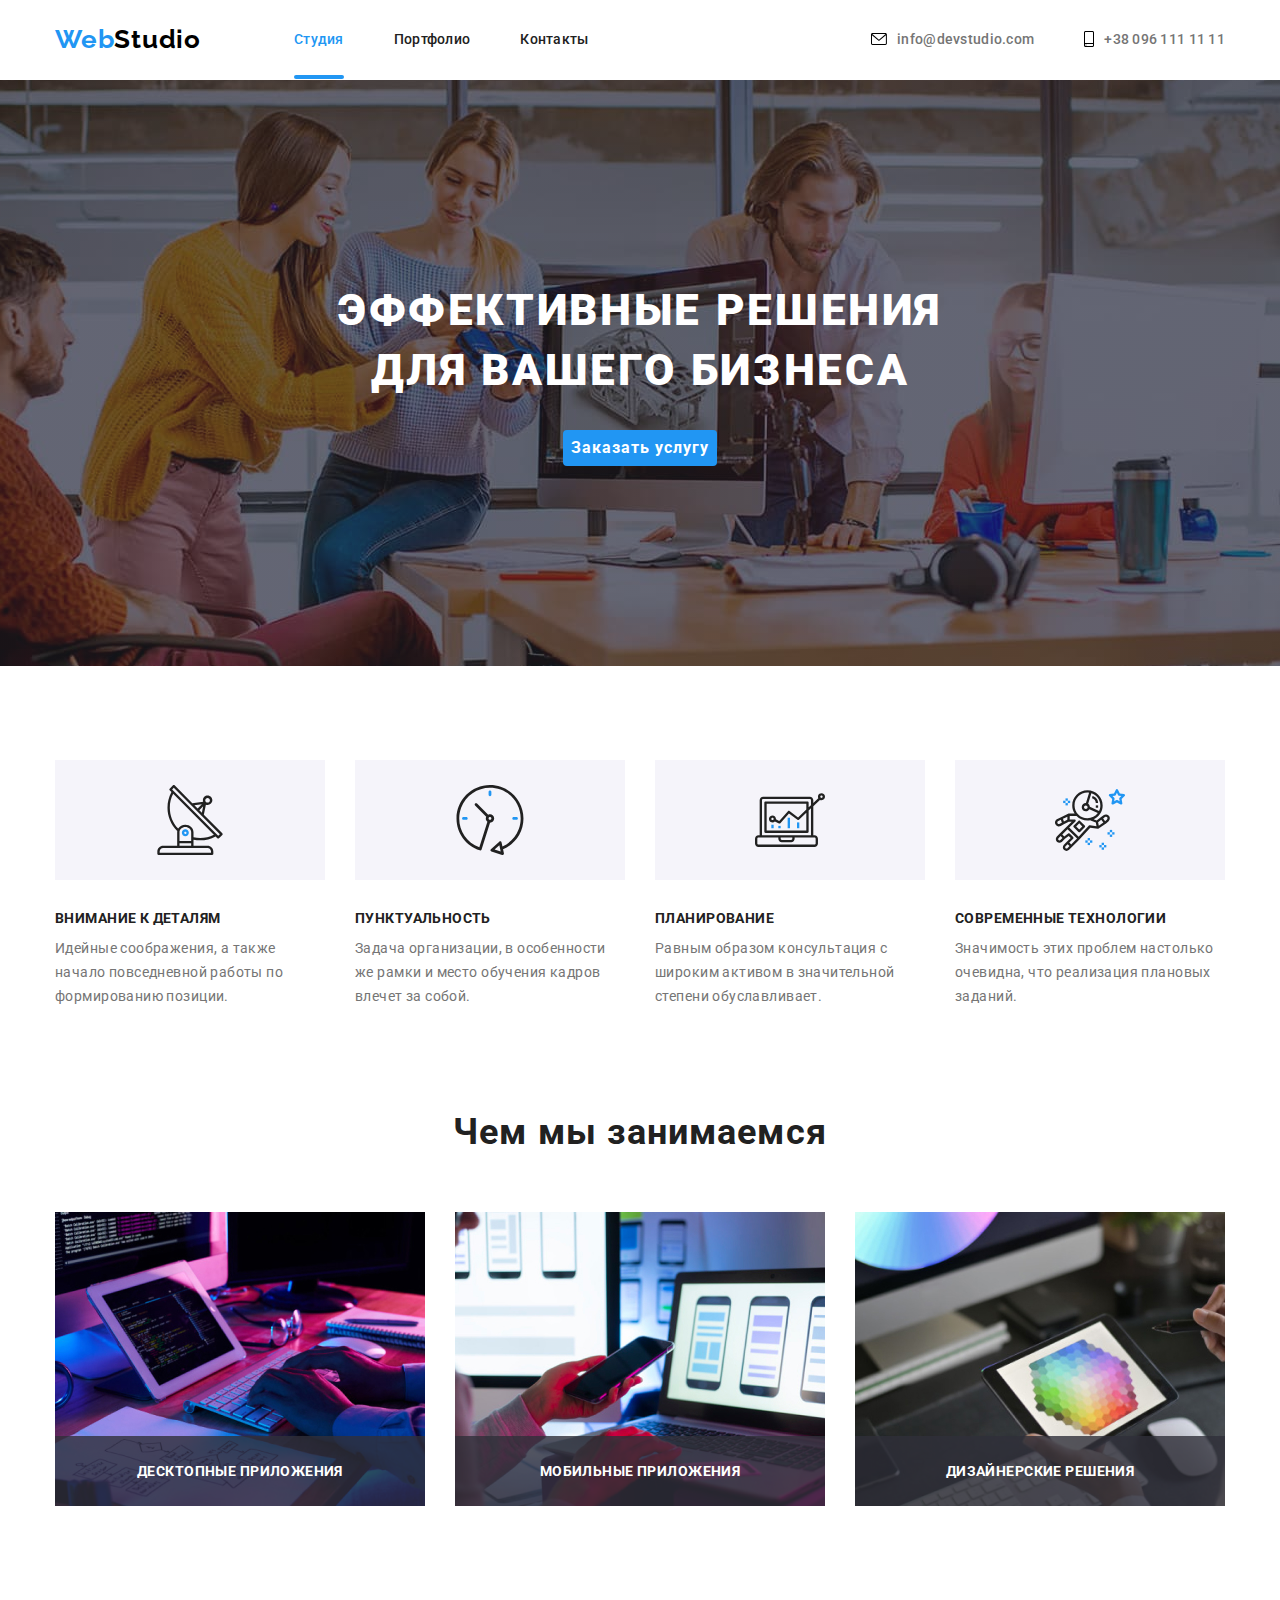
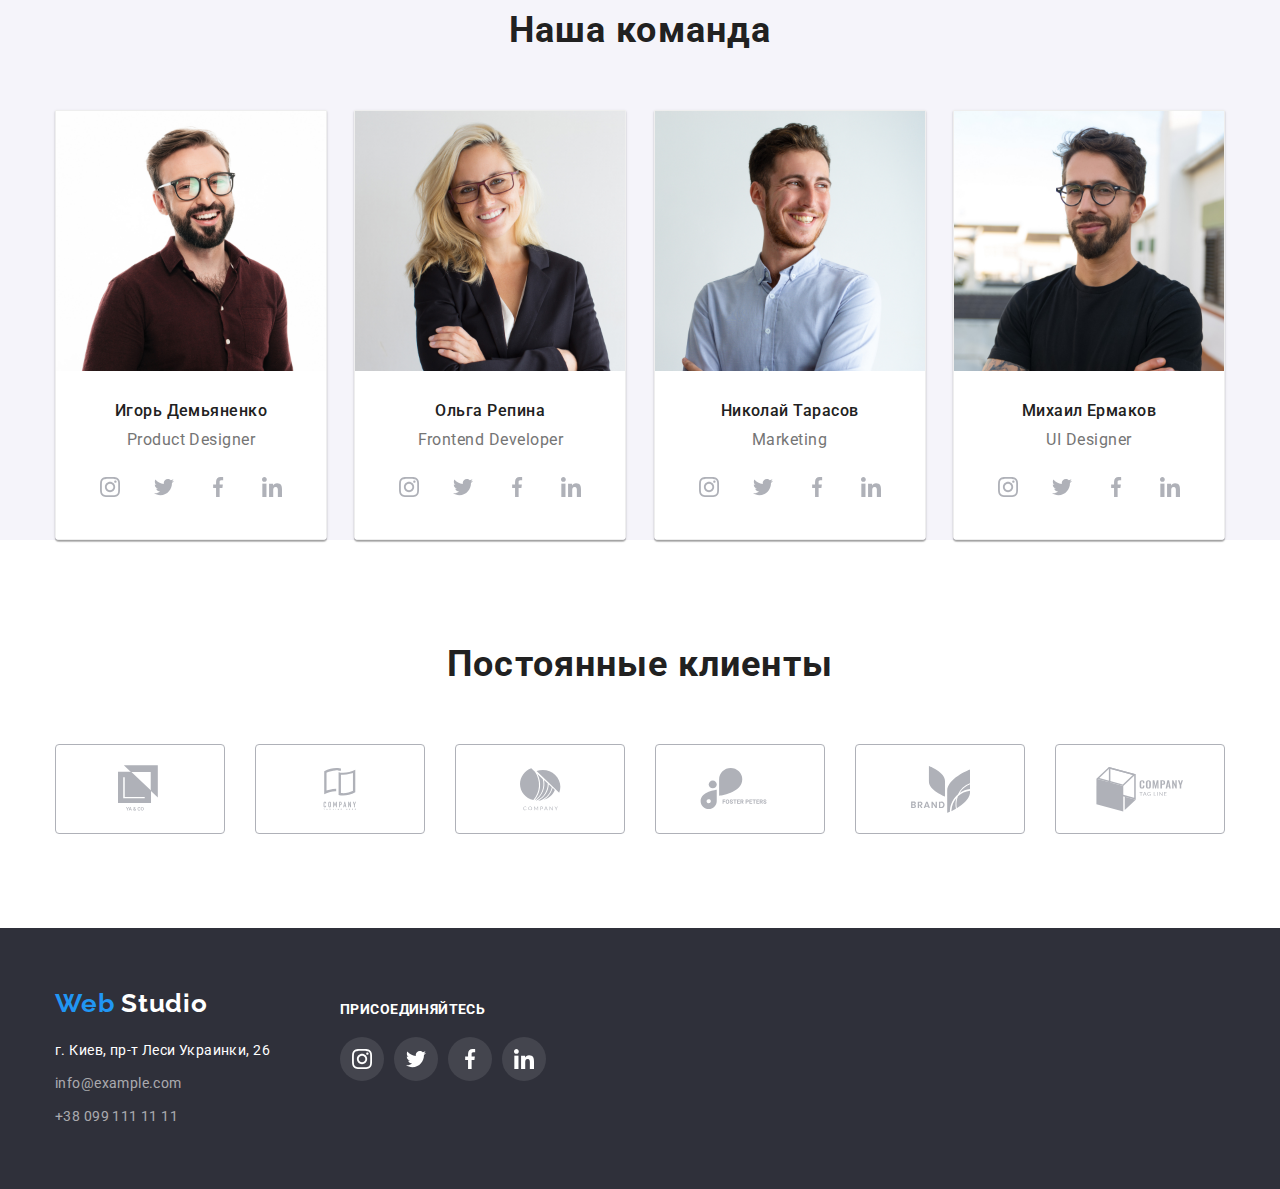
<file: index.html>
<!DOCTYPE html>
<html lang="ru">

<head>
  <meta charset="UTF-8" />
  <meta name="viewport" content="width=device-width, initial-scale=1.0" />
  <title>WebStudio</title>
  <link rel="preconnect" href="https://fonts.gstatic.com">
  <link href="https://fonts.googleapis.com/css2?family=Raleway:wght@700&family=Roboto:wght@400;500;700;900&display=swap"
    rel="stylesheet">
  <link rel="stylesheet" href="https://cdnjs.cloudflare.com/ajax/libs/modern-normalize/1.0.0/modern-normalize.min.css">
  <link rel="stylesheet" href="./css/style.css">
</head>

<body>
  <!-- Шапка -->
  <header class="header section">
    <div class="container">
      <nav class="navigation">
        <a class="logo" href="./index.html"><span class="logo-color">Web</span>Studio</a>
        <ul class="navigation-list">
          <li class="navigation-list-item">
            <a class="navigation-list-link current" href="./index.html">Студия</a>
          </li>
          <li class="navigation-list-item">
            <a class="navigation-list-link" href="portfolio.html">Портфолио</a>
          </li>
          <li class="navigation-list-item">
            <a class="navigation-list-link" href="#">Контакты</a>
          </li>
        </ul>
      </nav>
      <ul class="contact-list">
        <li class="contact-list-item">
          <a class="contact-list-link" href="mailto:info@devstudio.com">
            <svg class="envelop" width="16" height="12">
              <use href="./images/sprite.svg#icon-envelope"></use>
            </svg>
            info@devstudio.com
          </a>
        </li>
        <li>
          <a class=" contact-list-link" href="tel:+380961111111">
            <svg class="phone" width="10" height="16">
              <use href="./images/sprite.svg#icon-smartphone"></use>
            </svg>
            +38 096 111 11 11
          </a>
        </li>
      </ul>
    </div>
  </header>
  <main>

    <!-- Герой -->
    <section class="hero section">
      <div class="container">
        <h1 class="hero-title">Эффективные решения для вашего бизнеса</h1>
        <button class="hero-button" type="button" data-modal-open>Заказать услугу</button>
      </div>
    </section>

    <!-- Особенности -->
    <section class="features section">
      <div class="container">
        <h2 class="visually-hidden">Особенности</h2>
        <ul class="features-list">
          <li class="features-item">
            <div class="features-icon">
              <svg class="icon" width="70" height="70">
                <use href="./images/sprite.svg#icon-antenna"></use>
              </svg>
            </div>
            <h3 class="features-title">Внимание к деталям</h3>
            <p class="features-desc">
              Идейные соображения, а также начало повседневной работы по
              формированию позиции.
            </p>
          </li>
          <li class="features-item">
            <div class="features-icon">
              <svg class="icon" width="70" height="70">
                <use href="./images/sprite.svg#icon-clock"></use>
              </svg>
            </div>
            <h3 class="features-title">Пунктуальность</h3>
            <p class="features-desc">
              Задача организации, в особенности же рамки и место обучения кадров
              влечет за собой.
            </p>
          </li>
          <li class="features-item">
            <div class="features-icon">
              <svg class="icon" width="70" height="70">
                <use href="./images/sprite.svg#icon-diagram"></use>
              </svg>
            </div>
            <h3 class="features-title">Планирование</h3>
            <p class="features-desc">
              Равным образом консультация с широким активом в значительной
              степени обуславливает.
            </p>
          </li>
          <li class="features-item">
            <div class="features-icon">
              <svg class="icon" width="70" height="70">
                <use href="./images/sprite.svg#icon-astronaut"></use>
              </svg>
            </div>
            <h3 class="features-title">Современные технологии</h3>
            <p class="features-desc">
              Значимость этих проблем настолько очевидна, что реализация
              плановых заданий.
            </p>
          </li>
        </ul>
      </div>
    </section>

    <!-- Чем мы занимаемся -->
    <section class="development section">
      <div class="container">
        <h2 class="section-title">Чем мы занимаемся</h2>
        <ul class="development-list">
          <li class="development-item">
            <img class="development-img" src="./images/box-1.jpg" alt="Десктопные приложения" />
            <p class="label">Десктопные приложения</p>
          </li>
          <li class="development-item">
            <img class="development-img" src="./images/box-2.jpg" alt="Мобильные приложения" />
            <p class="label">Мобильные приложения</p>
          </li>
          <li class="development-item">
            <img class="development-img" src="./images/box-3.jpg" alt="Дизайнерские решения" />
            <p class="label">Дизайнерские решения</p>
          </li>
        </ul>
      </div>
    </section>

    <!-- Наша команда -->
    <section class="team">
      <div class="container">
        <h2 class="section-title">Наша команда</h2>
        <ul class="team-list">
          <li class="team-list-item">
            <img class="team-list-img" src="./images/team-1.jpg" alt="фото Игорь Демьяненко" />
            <div class="team-desc">
              <h3 class="team-list-title">Игорь Демьяненко</h3>
              <p class="team-list-desc">Product Designer</p>
              <ul class="social-list">
                <li class="social-list-item">
                  <a class="social-list-link" href="">
                    <svg class="social-list-icon">
                      <use href="./images/sprite.svg#icon-instagram"></use>
                    </svg>
                  </a>
                </li>
                <li class="social-list-item">
                  <a class="social-list-link" href="">
                    <svg class="social-list-icon">
                      <use href="./images/sprite.svg#icon-twitter"></use>
                    </svg>
                  </a>
                </li>
                <li class="social-list-item">
                  <a class="social-list-link" href="">
                    <svg class="social-list-icon">
                      <use href="./images/sprite.svg#icon-facebook"></use>
                    </svg>
                  </a>
                </li>
                <li class="social-list-item">
                  <a class="social-list-link" href="">
                    <svg class="social-list-icon">
                      <use href="./images/sprite.svg#icon-linkedin"></use>
                    </svg>
                  </a>
                </li>
              </ul>
            </div>
          </li>
          <li class="team-list-item">
            <img class="team-list-img" src="./images/team-2.jpg" alt="фото Ольга Репина" />
            <div class="team-desc">
              <h3 class="team-list-title">Ольга Репина</h3>
              <p class="team-list-desc">Frontend Developer</p>
              <ul class="social-list">
                <li class="social-list-item">
                  <a class="social-list-link" href="">
                    <svg class="social-list-icon">
                      <use href="./images/sprite.svg#icon-instagram"></use>
                    </svg>
                  </a>
                </li>
                <li class="social-list-item">
                  <a class="social-list-link" href="">
                    <svg class="social-list-icon">
                      <use href="./images/sprite.svg#icon-twitter"></use>
                    </svg>
                  </a>
                </li>
                <li class="social-list-item">
                  <a class="social-list-link" href="">
                    <svg class="social-list-icon">
                      <use href="./images/sprite.svg#icon-facebook"></use>
                    </svg>
                  </a>
                </li>
                <li class="social-list-item">
                  <a class="social-list-link" href="">
                    <svg class="social-list-icon">
                      <use href="./images/sprite.svg#icon-linkedin"></use>
                    </svg>
                  </a>
                </li>
              </ul>
            </div>
          </li>
          <li class="team-list-item">
            <img class="team-list-img" src="./images/team-3.jpg" alt="фото Николай Тарасов" />
            <div class="team-desc">
              <h3 class="team-list-title">Николай Тарасов</h3>
              <p class="team-list-desc">Marketing</p>
              <ul class="social-list">
                <li class="social-list-item">
                  <a class="social-list-link" href="">
                    <svg class="social-list-icon">
                      <use href="./images/sprite.svg#icon-instagram"></use>
                    </svg>
                  </a>
                </li>
                <li class="social-list-item">
                  <a class="social-list-link" href="">
                    <svg class="social-list-icon">
                      <use href="./images/sprite.svg#icon-twitter"></use>
                    </svg>
                  </a>
                </li>
                <li class="social-list-item">
                  <a class="social-list-link" href="">
                    <svg class="social-list-icon">
                      <use href="./images/sprite.svg#icon-facebook"></use>
                    </svg>
                  </a>
                </li>
                <li class="social-list-item">
                  <a class="social-list-link" href="">
                    <svg class="social-list-icon">
                      <use href="./images/sprite.svg#icon-linkedin"></use>
                    </svg>
                  </a>
                </li>
              </ul>
            </div>
          </li>
          <li class="team-list-item">
            <img class="team-list-img" src="./images/team-4.jpg" alt="фото Михаил Ермаков" />
            <div class="team-desc">
              <h3 class="team-list-title">Михаил Ермаков</h3>
              <p class="team-list-desc">UI Designer</p>
              <ul class="social-list">
                <li class="social-list-item">
                  <a class="social-list-link" href="">
                    <svg class="social-list-icon">
                      <use href="./images/sprite.svg#icon-instagram"></use>
                    </svg>
                  </a>
                </li>
                <li class="social-list-item">
                  <a class="social-list-link" href="">
                    <svg class="social-list-icon">
                      <use href="./images/sprite.svg#icon-twitter"></use>
                    </svg>
                  </a>
                </li>
                <li class="social-list-item">
                  <a class="social-list-link" href="">
                    <svg class="social-list-icon">
                      <use href="./images/sprite.svg#icon-facebook"></use>
                    </svg>
                  </a>
                </li>
                <li class="social-list-item">
                  <a class="social-list-link" href="">
                    <svg class="social-list-icon">
                      <use href="./images/sprite.svg#icon-linkedin"></use>
                    </svg>
                  </a>
                </li>
              </ul>
            </div>
          </li>
        </ul>
      </div>
    </section>

    <!-- Постоянный клиенты -->
    <section class="customers section">
      <div class="container">
        <h2 class="section-title">Постоянные клиенты</h2>
        <ul class="customers-list">
          <li class="customers-list-item">
            <a class="customers-list-link" href="">
              <svg class="customers-icon" width="44" height="49">
                <use href="./images/sprite.svg#icon-logoone"></use>
              </svg>
            </a>
          </li>
          <li class="customers-list-item">
            <a class="customers-list-link" href="">
              <svg class="customers-icon" width="40" height="42">
                <use href="./images/sprite.svg#icon-logotwo"></use>
              </svg>
            </a>
          </li>
          <li class="customers-list-item">
            <a class="customers-list-link" href="">
              <svg class="customers-icon" width="41" height="43">
                <use href="./images/sprite.svg#icon-logothree"></use>
              </svg>
            </a>
          </li>
          <li class="customers-list-item">
            <a class="customers-list-link" href="">
              <svg class="customers-icon" width="80" height="42">
                <use href="./images/sprite.svg#icon-logofour"></use>
              </svg>
            </a>
          </li>
          <li class="customers-list-item">
            <a class="customers-list-link" href="">
              <svg class="customers-icon" width="59" height="47">
                <use href="./images/sprite.svg#icon-logofive"></use>
              </svg>
            </a>
          </li>
          <li class="customers-list-item">
            <a class="customers-list-link" href="">
              <svg class="customers-icon" width="88" height="45">
                <use href="./images/sprite.svg#icon-logosix"></use>
              </svg>
            </a>
          </li>
        </ul>
      </div>
    </section>
  </main>
  <!-- Футер -->
  <footer class="footer">
    <div class="container">
      <div class="address">

        <a class="logo" href="./index.html">
          <span class="logo-color">Web</span>
          <span class="logo-color-footer">Studio</span>
        </a>
        <address>
          <ul class="footer-contact">
            <li class="footer-contact-list">
              <a class="footer-contact-link addr" href="https://goo.gl/maps/dvo8h2LJfjRiSJft5" target="_blank">г. Киев,
                пр-т
                Леси
                Украинки, 26</a>
            </li>
            <li class="footer-contact-list">
              <a class="footer-contact-link" href="mailto:info@example.com">info@example.com</a>
            </li>
            <li class="footer-contact-list">
              <a class="footer-contact-link" href="tel:+380991111111">+38 099 111 11 11</a>
            </li>
          </ul>
        </address>
      </div>
      <div class="social">
        <strong class="join">присоединяйтесь</strong>

        <ul class="social-list">
          <li class="social-list-item">
            <a class="social-list-link" href="">
              <svg class="social-list-icon">
                <use href="./images/sprite.svg#icon-instagram"></use>
              </svg>
            </a>
          </li>
          <li class="social-list-item">
            <a class="social-list-link" href="">
              <svg class="social-list-icon">
                <use href="./images/sprite.svg#icon-twitter"></use>
              </svg>
            </a>
          </li>
          <li class="social-list-item">
            <a class="social-list-link" href="">
              <svg class="social-list-icon">
                <use href="./images/sprite.svg#icon-facebook"></use>
              </svg>
            </a>
          </li>
          <li class="social-list-item">
            <a class="social-list-link" href="">
              <svg class="social-list-icon">
                <use href="./images/sprite.svg#icon-linkedin"></use>
              </svg>
            </a>
          </li>
        </ul>
      </div>
    </div>

  </footer>

  <div class="backdrop  is-hidden" data-modal>
    <div class="modal">
      <button type="button" class="close-button" data-modal-close>
        <svg class="close-modal-button">
          <use href="./images/sprite.svg#icon-close"></use>
        </svg>
      </button>
    </div>
  </div>

  <script src="./js/modal.js"></script>
</body>

</html>
</file>
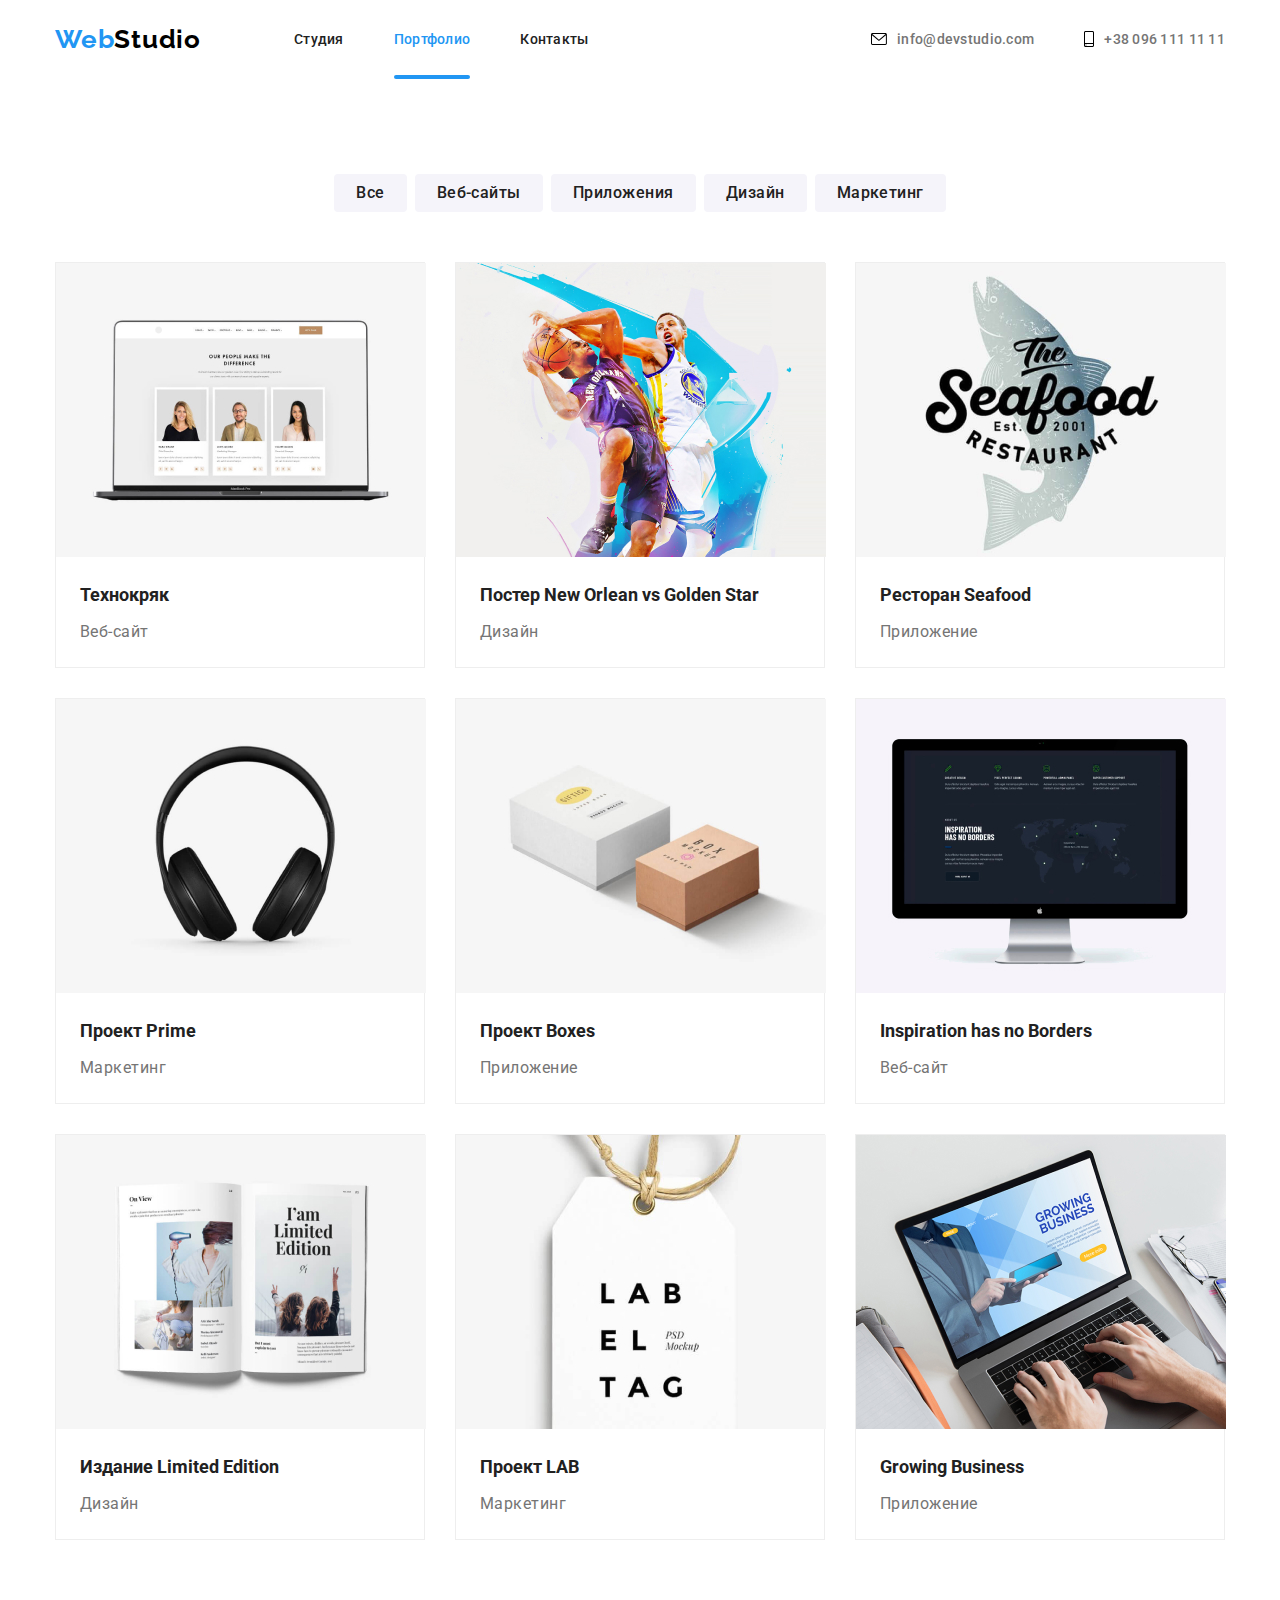
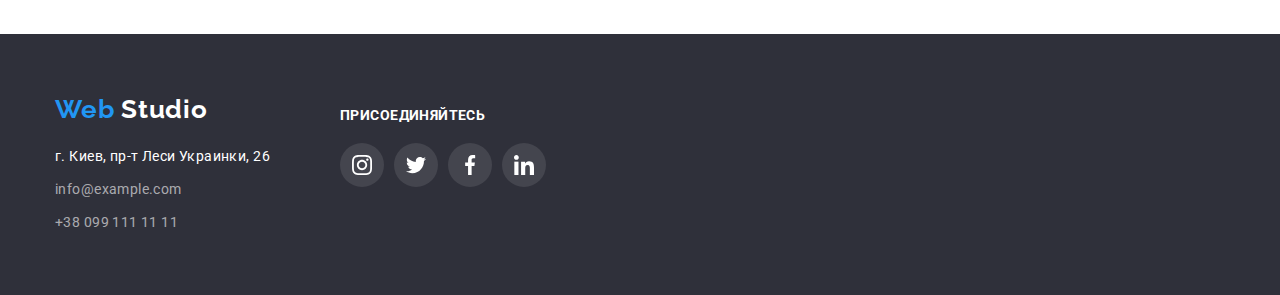
<file: portfolio.html>
<!DOCTYPE html>
<html lang="ru">

<head>
    <meta charset="UTF-8" />
    <meta name="viewport" content="width=device-width, initial-scale=1.0" />
    <title>WebStudio</title>
    <link rel="preconnect" href="https://fonts.gstatic.com">
    <link
        href="https://fonts.googleapis.com/css2?family=Raleway:wght@700&family=Roboto:wght@400;500;700;900&display=swap"
        rel="stylesheet">
    <link rel="stylesheet"
        href="https://cdnjs.cloudflare.com/ajax/libs/modern-normalize/1.0.0/modern-normalize.min.css">
    <link rel="stylesheet" href="./css/style.css">
</head>

<body>
    <!-- Шапка -->
    <header class="header">
        <div class="container">
            <nav class="navigation">
                <a class="logo" href="./index.html"><span class="logo-color">Web</span>Studio</a>
                <ul class="navigation-list">
                    <li class="navigation-list-item">
                        <a class="navigation-list-link" href="./index.html">Студия</a>
                    </li>
                    <li class="navigation-list-item">
                        <a class="navigation-list-link current" href="portfolio.html">Портфолио</a>
                    </li>
                    <li class="navigation-list-item">
                        <a class="navigation-list-link" href="#">Контакты</a>
                    </li>
                </ul>
            </nav>
            <ul class="contact-list">
                <li class="contact-list-item">
                    <a class="contact-list-link" href="mailto:info@devstudio.com">
                        <svg class="envelop" width="16" height="12">
                            <use href="./images/sprite.svg#icon-envelope"></use>
                        </svg>
                        info@devstudio.com
                    </a>
                </li>
                <li>
                    <a class="contact-list-link" href="tel:+380961111111">
                        <svg class="phone" width="10" height="16">
                            <use href="./images/sprite.svg#icon-smartphone"></use>
                        </svg>
                        +38 096 111 11 11
                    </a>
                </li>
            </ul>
        </div>
    </header>
    <main>
        <!-- Портфолио -->
        <section class="portfolio section">
            <div class="container">
                <h1 class="visually-hidden">Портфолио</h1>
                <!-- Список фильтров -->
                <ul class="button-list">
                    <li class="button-list-item">
                        <button class="button" type="button">Все</button>
                    </li>
                    <li class="button-list-item">
                        <button class="button" type="button">Веб-сайты</button>
                    </li>
                    <li class="button-list-item">
                        <button class="button" type="button">Приложения</button>
                    </li>
                    <li class="button-list-item">
                        <button class="button" type="button">Дизайн</button>
                    </li>
                    <li class="button-list-item">
                        <button class="button" type="button">Маркетинг</button>
                    </li>
                </ul>
                <!-- Список робот -->
                <ul class="portfolio-list">
                    <li class="portfolio-list-item">
                        <a class="portfolio-link" href="#">
                            <div class="portfolio-link-img-wrapper">
                                <img class="portfolio-link-img" src="./images/portfolio/technocrack.jpg"
                                    alt="Фото веб-сайта Технокряк">
                                <p class="overlay">Технокряк это современная площадка распространения коронавируса.
                                    Компании
                                    используют эту
                                    платформу для цифрового
                                    шпионажа и атак на защищённые сервера конкурентов.</p>
                            </div>
                            <div class="portfolio-desc">
                                <h2 class="portfolio-link-title">Технокряк</h2>
                                <p class="portfolio-link-desc">Веб-сайт</p>
                            </div>
                        </a>
                    </li>
                    <li class="portfolio-list-item">
                        <a class="portfolio-link" href="#">
                            <div class="portfolio-link-img-wrapper">
                                <img class="portfolio-link-img" src="./images/portfolio/poster-basket.jpg"
                                    alt="Дизайн постера New Orlean vs Golden Star">
                                <p class="overlay">Lorem ipsum dolor sit amet consectetur, adipisicing elit. Ducimus,
                                    nemo!</p>
                            </div>
                            <div class="portfolio-desc">
                                <h2 class="portfolio-link-title">Постер New Orlean vs Golden Star</h2>
                                <p class="portfolio-link-desc">Дизайн</p>
                            </div>
                        </a>
                    </li>
                    <li class="portfolio-list-item">
                        <a class="portfolio-link" href="#">
                            <div class="portfolio-link-img-wrapper">

                                <img class="portfolio-link-img" src="./images/portfolio/restaurant-seafood.jpg"
                                    alt="Фото приложения Seafood">
                                <p class="overlay">Lorem ipsum dolor sit amet consectetur, adipisicing elit. Ducimus,
                                    nemo!</p>
                            </div>
                            <div class="portfolio-desc">
                                <h2 class="portfolio-link-title">Ресторан Seafood</h2>
                                <p class="portfolio-link-desc">Приложение</p>
                            </div>
                        </a>
                    </li>
                    <li class="portfolio-list-item">
                        <a class="portfolio-link" href="#">
                            <div class="portfolio-link-img-wrapper">

                                <img class="portfolio-link-img" src="./images/portfolio/project-prime.jpg"
                                    alt="Фото проекта Prime">
                                <p class="overlay">Lorem ipsum dolor sit amet consectetur, adipisicing elit. Ducimus,
                                    nemo!</p>
                            </div>
                            <div class="portfolio-desc">
                                <h2 class="portfolio-link-title">Проект Prime</h2>
                                <p class="portfolio-link-desc">Маркетинг</p>
                            </div>
                        </a>
                    </li>
                    <li class="portfolio-list-item">
                        <a class="portfolio-link" href="#">
                            <div class="portfolio-link-img-wrapper">

                                <img class="portfolio-link-img" src="./images/portfolio/projecy-boxes.jpg"
                                    alt="Фото приложения Boxes">
                                <p class="overlay">Lorem ipsum dolor sit amet consectetur, adipisicing elit. Ducimus,
                                    nemo!</p>
                            </div>
                            <div class="portfolio-desc">
                                <h2 class="portfolio-link-title">Проект Boxes</h2>
                                <p class="portfolio-link-desc">Приложение</p>
                            </div>
                        </a>
                    </li>
                    <li class="portfolio-list-item">
                        <a class="portfolio-link" href="#">
                            <div class="portfolio-link-img-wrapper">

                                <img class="portfolio-link-img" src="./images/portfolio/inspiration-has-no-borders.jpg"
                                    alt="Фото веб-сайта Inspiration has no Borders">
                                <p class="overlay">Lorem ipsum dolor sit amet consectetur, adipisicing elit. Ducimus,
                                    nemo!</p>
                            </div>
                            <div class="portfolio-desc">
                                <h2 class="portfolio-link-title">Inspiration has no Borders</h2>
                                <p class="portfolio-link-desc">Веб-сайт</p>
                            </div>
                        </a>
                    </li>
                    <li class="portfolio-list-item">
                        <a class="portfolio-link" href="#">
                            <div class="portfolio-link-img-wrapper">

                                <img class="portfolio-link-img" src="./images/portfolio/limited-editoin.jpg"
                                    alt="Фото дизайна издания Limited Edition">
                                <p class="overlay">Lorem ipsum dolor sit amet consectetur, adipisicing elit. Ducimus,
                                    nemo!</p>
                            </div>
                            <div class="portfolio-desc">
                                <h2 class="portfolio-link-title">Издание Limited Edition</h2>
                                <p class="portfolio-link-desc">Дизайн</p>
                            </div>
                        </a>
                    </li>
                    <li class="portfolio-list-item">
                        <a class="portfolio-link" href="#">
                            <div class="portfolio-link-img-wrapper">

                                <img class="portfolio-link-img" src="./images/portfolio/project-lab.jpg"
                                    alt="Фото проекта LAB">
                                <p class="overlay">Lorem ipsum dolor sit amet consectetur, adipisicing elit. Ducimus,
                                    nemo!</p>
                            </div>
                            <div class="portfolio-desc">
                                <h2 class="portfolio-link-title">Проект LAB</h2>
                                <p class="portfolio-link-desc">Маркетинг</p>
                            </div>
                        </a>
                    </li>
                    <li class="portfolio-list-item">
                        <a class="portfolio-link" href="#">
                            <div class="portfolio-link-img-wrapper">

                                <img class="portfolio-link-img" src="./images/portfolio/growing-busibess.jpg"
                                    alt="Фото приложения Growing Business">
                                <p class="overlay">Lorem ipsum dolor sit amet consectetur, adipisicing elit. Ducimus,
                                    nemo!</p>
                            </div>
                            <div class="portfolio-desc">
                                <h2 class="portfolio-link-title">Growing Business</h2>
                                <p class="portfolio-link-desc">Приложение</p>
                            </div>
                        </a>
                    </li>
                </ul>
            </div>
        </section>

    </main>
    <!-- Футер -->
    <footer class="footer">
        <div class="container">
            <div class="address">

                <a class="logo" href="./index.html">
                    <span class="logo-color">Web</span>
                    <span class="logo-color-footer">Studio</span>
                </a>
                <address>
                    <ul class="footer-contact">
                        <li class="footer-contact-list">
                            <a class="footer-contact-link addr" href="https://goo.gl/maps/dvo8h2LJfjRiSJft5"
                                target="_blank">г. Киев,
                                пр-т
                                Леси
                                Украинки, 26</a>
                        </li>
                        <li class="footer-contact-list">
                            <a class="footer-contact-link" href="mailto:info@example.com">info@example.com</a>
                        </li>
                        <li class="footer-contact-list">
                            <a class="footer-contact-link" href="tel:+380991111111">+38 099 111 11 11</a>
                        </li>
                    </ul>
                </address>
            </div>
            <div class="social">
                <strong class="join">присоединяйтесь</strong>

                <ul class="social-list">
                    <li class="social-list-item">
                        <a class="social-list-link" href="">
                            <svg class="social-list-icon">
                                <use href="./images/sprite.svg#icon-instagram"></use>
                            </svg>
                        </a>
                    </li>
                    <li class="social-list-item">
                        <a class="social-list-link" href="">
                            <svg class="social-list-icon">
                                <use href="./images/sprite.svg#icon-twitter"></use>
                            </svg>
                        </a>
                    </li>
                    <li class="social-list-item">
                        <a class="social-list-link" href="">
                            <svg class="social-list-icon">
                                <use href="./images/sprite.svg#icon-facebook"></use>
                            </svg>
                        </a>
                    </li>
                    <li class="social-list-item">
                        <a class="social-list-link" href="">
                            <svg class="social-list-icon">
                                <use href="./images/sprite.svg#icon-linkedin"></use>
                            </svg>
                        </a>
                    </li>
                </ul>
            </div>
        </div>

    </footer>
</body>

</html>
</file>
<file: css/style.css>
:root {
  --main-font: "Roboto", sans-serif;
  --logo-font: "Raleway", sans-serif;
  --accent-color: #2196f3;
  --main-color: #757575;
  --title-color: #212121;
  --hero-title-color: #ffffff;
  --first-logo-color: #000000;
  --secondary-logo-color: #ffffff;
  --footer-addr-color: #ffffff;
  --footer-contact-color: rgba(255, 255, 255, 0.6);
  --footer-background-color: #2f303a;
  --white: #ffffff;
  --main-background-color: #e5e5e5;
  --secondary-background-color: #f5f4fa;
  --border-color: #eeeeee;
}

/* ==================== INDEX.HTML ==================== */

/* ========== GENERAL STYLES ========== */
body {
  font-family: var(--main-font);
  /* margin: 0 auto;
  max-width: 1600px; */
}

a {
  text-decoration: none;
}

ul {
  list-style: none;
  margin: 0;
  padding: 0;
}

address {
  font-style: normal;
}

h1,
h2,
h3,
h4,
h5,
h6 {
  margin: 0;
}

p {
  margin: 0;
}

img {
  display: block;
}

.section-title {
  font-weight: 700;
  font-size: 36px;
  line-height: 1.667;
  text-align: center;
  letter-spacing: 0.03em;
  color: var(--title-color);
}

.container {
  width: 1200px;
  margin: 0 auto;
  padding: 0 15px;
}

.section {
  max-width: 1600px;
  margin: 0 auto;
  padding-top: 94px;
  padding-bottom: 94px;
}
/* ========== HEADER ========== */

.header {
  padding-top: 24px;
  padding-bottom: 25px;
}

.header .logo {
  margin-right: 93px;
}

.navigation-list-item:not(:last-child) {
  margin-right: 50px;
}

.contact-list {
  margin-left: auto;
}

.contact-list-item:not(:last-child) {
  margin-right: 50px;
}

.header .container {
  display: flex;
  align-items: center;
}

.navigation {
  display: flex;
  align-items: center;
}

.navigation-list {
  display: flex;
}

.navigation-list-item {
  position: relative;
}

.navigation-list-link.current::after {
  opacity: 1;
}

.navigation-list-link::after {
  position: absolute;
  top: 45px;
  left: 0;
  bottom: -1px;
  width: 100%;
  content: "";
  border-bottom: 4px solid #2196f3;
  border-radius: 2px;
  opacity: 0;
  transition: opacity 250ms cubic-bezier(0.4, 0, 0.2, 1);
}

.navigation-list-link:hover::after,
.navigation-list-link:focus::after {
  opacity: 1;
}

.contact-list {
  display: flex;
}

.header .current {
  color: var(--accent-color);
}

.logo {
  font-family: var(--logo-font);
  font-weight: 700;
  font-size: 26px;
  line-height: 1.192;
  letter-spacing: 0.03em;
  color: var(--first-logo-color);
}

.logo .logo-color {
  color: var(--accent-color);
}

.navigation-list-link {
  font-weight: 500;
  font-size: 14px;
  line-height: 1.143;
  letter-spacing: 0.02em;
  color: var(--title-color);

  transition: color 250ms cubic-bezier(0.4, 0, 0.2, 1);
}

.navigation-list-link:hover,
.navigation-list-link:focus {
  color: var(--accent-color);
}

.contact-list-link {
  display: flex;
  align-items: center;
  font-weight: 500;
  font-size: 14px;
  line-height: 1.143;
  letter-spacing: 0.02em;
  color: var(--main-color);

  transition: color 250ms cubic-bezier(0.4, 0, 0.2, 1);
}

.contact-list-link:hover .envelop,
.contact-list-link:focus .envelop,
.contact-list-link:hover .phone,
.contact-list-link:focus .phone {
  fill: var(--accent-color);
}

.envelop,
.phone {
  margin-right: 10px;
  transition: fill 250ms cubic-bezier(0.4, 0, 0.2, 1);
}

.contact-list-link:hover,
.contact-list-link:focus {
  color: var(--accent-color);
}

/* ========== HERO ========== */
.hero {
  padding-top: 200px;
  padding-bottom: 200px;
  background-color: var(--footer-background-color);
  background-image: linear-gradient(
      rgba(47, 48, 58, 0.4),
      rgba(47, 48, 58, 0.4)
    ),
    url("../images/hero.jpg");
  background-repeat: no-repeat;
  background-position: center;
}

.hero-title {
  margin: 0 auto 30px;
  width: 696px;
  font-weight: 900;
  font-size: 44px;
  line-height: 1.364;
  text-align: center;
  letter-spacing: 0.06em;
  text-transform: uppercase;
  color: var(--hero-title-color);
}

.hero .hero-button {
  display: block;
  margin: 0 auto;
  border-color: transparent;
  border-radius: 4px;
  cursor: pointer;
}

.hero-button {
  font-weight: 700;
  font-size: 16px;
  line-height: 1.875;
  letter-spacing: 0.06em;
  color: var(--hero-title-color);
  background-color: var(--accent-color);
}

/* ========== FEATURES ========== */

.features-icon {
  display: flex;
  width: 270px;
  height: 120px;
  justify-content: center;
  align-items: center;
  margin-bottom: 30px;

  background-color: var(--secondary-background-color);
}

.features .features-list {
  display: flex;
}

.features-item:not(:last-child) {
  margin-right: 30px;
  max-width: 270px;
}

.features-title {
  margin-bottom: 10px;
}

.visually-hidden {
  position: absolute;
  width: 1px;
  height: 1px;
  margin: -1px;
  border: 0;
  padding: 0;

  white-space: nowrap;
  clip-path: inset(100%);
  clip: rect(0 0 0 0);
  overflow: hidden;
}
.features-title {
  font-weight: 700;
  font-size: 14px;
  line-height: 1.143;
  letter-spacing: 0.03em;
  text-transform: uppercase;
  color: var(--title-color);
}
.features-desc {
  font-weight: normal;
  font-size: 14px;
  line-height: 1.715;
  letter-spacing: 0.03em;
  color: var(--main-color);
}

/* ========== DEVELOPMENT ========== */

.development .section-title {
  margin-bottom: 50px;
}

.development.section {
  padding-top: 0px;
}

.development-list {
  display: flex;
  justify-content: space-between;
}

.development-img {
  width: 370px;
  height: 294px;
}

.label {
  position: absolute;
  bottom: 0;
  width: 100%;

  padding-top: 27px;
  padding-right: 82px;
  padding-bottom: 27px;
  padding-left: 82px;

  font-style: normal;
  font-weight: 700;
  font-size: 14px;
  line-height: 1.143;
  text-align: center;
  letter-spacing: 0.03em;
  text-transform: uppercase;
  color: #ffffff;
  background: rgba(47, 48, 58, 0.8);
}

.development-item {
  position: relative;
}

/* ========== TEAM ========== */
.team-desc .social-list {
  display: flex;
  justify-content: space-between;
  padding-left: 32px;
  padding-right: 32px;
  padding-top: 16px;
}

.social-list-link {
  display: flex;
  align-items: center;
  justify-content: center;
  width: 44px;
  height: 44px;
  background-color: #fff;
  border-radius: 50%;

  transition: background-color 250ms cubic-bezier(0.4, 0, 0.2, 1);
}

.social-list-icon {
  width: 20px;
  height: 20px;
  fill: #afb1b8;

  transition: fill 250ms cubic-bezier(0.4, 0, 0.2, 1);
}

.social-list-link:hover,
.social-list-link:focus {
  background-color: var(--accent-color);
}

.social-list-link:hover .social-list-icon,
.social-list-link:focus .social-list-icon {
  fill: #ffffff;
}

.team {
  background-color: var(--secondary-background-color);
}

.team .section-title {
  margin-bottom: 50px;
}

.team .team-list {
  display: flex;
  justify-content: space-between;
}
.team-list-item {
  border: 1px solid #eeeeee;
  box-shadow: 0px 1px 3px rgba(0, 0, 0, 0.12), 0px 1px 1px rgba(0, 0, 0, 0.14),
    0px 2px 1px rgba(0, 0, 0, 0.2);
  border-radius: 0px 0px 4px 4px;
}

.team-list-img {
  width: 270px;
  height: 260px;
}

.team-desc {
  background-color: #ffffff;
  text-align: center;
  padding-top: 30px;
  padding-bottom: 30px;
}

.team-list-title {
  margin-bottom: 10px;

  font-weight: 500;
  font-size: 16px;
  line-height: 1.188;
  letter-spacing: 0.03em;
  color: var(--title-color);
}

.team-list-desc {
  font-weight: 400;
  font-size: 16px;
  line-height: 1.188;
  letter-spacing: 0.03em;
  color: var(--main-color);
}

/* ========== CUSTOMERS ========== */

.customers-icon {
  fill: #afb1b8;
}

.customers .container {
  text-align: center;
}

.customers .section-title {
  margin-bottom: 50px;
}

.customers-list {
  display: flex;
  justify-content: space-between;
}

.customers-list-item {
  width: 170px;
  height: 90px;
}

.customers-list-link {
  display: flex;
  justify-content: center;
  align-items: center;
  height: 90px;

  border: 1px solid #afb1b8;
  border-radius: 4px;

  transition: all 250ms cubic-bezier(0.4, 0, 0.2, 1);
}

.customers-list-link:hover .customers-icon,
.customers-list-link:focus .customers-icon {
  fill: var(--accent-color);
}

.customers-list-link:hover {
  border: 1px solid #2196f3;
}

/* ========== FOOTER ========== */
.footer .container {
  display: flex;
}

.footer .address {
  display: block;
}

.footer .social-list {
  display: flex;
  justify-content: center;
  align-items: center;
}

.footer .social-list-item:not(:last-child) {
  margin-right: 10px;
}

.footer .social-list-link {
  background-color: rgba(255, 255, 255, 0.1);
}

.footer .social-list-link:hover,
.footer .social-list-link:focus {
  background-color: var(--accent-color);
}

.footer .social-list-icon {
  fill: #fff;
}

.footer .social {
  margin-left: 70px;
  margin-top: 12px;
}

.join {
  display: inline-block;
  font-style: normal;
  font-weight: 700;
  font-size: 14px;
  line-height: 1.143;
  letter-spacing: 0.03em;
  text-transform: uppercase;
  color: var(--white);
  margin-bottom: 20px;
}

.footer {
  padding-top: 60px;
  padding-bottom: 60px;
}

.footer .logo {
  display: block;
  margin-bottom: 20px;
}

.footer-contact-list:not(:last-child) {
  margin-bottom: 9px;
}

.logo .logo-color-footer {
  color: var(--secondary-logo-color);
}

.footer-contact-link {
  font-weight: 400;
  font-size: 14px;
  line-height: 1.714;
  letter-spacing: 0.03em;
  color: var(--footer-contact-color);

  transition: color 250ms cubic-bezier(0.4, 0, 0.2, 1);
}

.footer-contact-link.addr {
  color: var(--footer-addr-color);
}

.footer {
  background-color: var(--footer-background-color);
}

.footer-contact-link:hover,
.footer-contact-link:focus {
  color: var(--accent-color);
}

/* ==================== PORTFOLIO.HTML ==================== */

/* ========== FILTERS ========== */

.button-list {
  display: flex;
  justify-content: center;
  margin-bottom: 50px;
}

.button-list-item:not(:last-child) {
  margin-right: 8px;
}

.button {
  padding-top: 6px;
  padding-right: 22px;
  padding-bottom: 6px;
  padding-left: 22px;

  border-radius: 4px;
  border: none;

  font-family: inherit;
  font-weight: 500;
  font-size: 16px;
  line-height: 1.625;
  text-align: center;
  letter-spacing: 0.03em;
  color: var(--title-color);

  background-color: var(--secondary-background-color);
  transition: all 250ms cubic-bezier(0.4, 0, 0.2, 1);
}

.button:hover,
.button:focus {
  color: var(--white);
  background-color: var(--accent-color);
  border-radius: 4px;
}

/* ========== PORTFOLIO LIST ========== */
.portfolio-list {
  display: flex;
  flex-wrap: wrap;
}

.portfolio-list-item:not(:nth-child(3n + 3)) {
  margin-right: 30px;
}

.portfolio-list-item:not(:nth-last-child(-n + 3)) {
  margin-bottom: 30px;
}

.portfolio-list-item {
  border: 1px solid #eeeeee;
  max-width: 370px;
}

.portfolio-link {
  display: block;
  width: 370px;
}

.portfolio-link:hover,
.portfolio-link:focus {
  box-shadow: 0px 1px 1px rgba(0, 0, 0, 0.12), 0px 4px 4px rgba(0, 0, 0, 0.06),
    1px 4px 6px rgba(0, 0, 0, 0.16);
}

.portfolio-desc {
  width: 370px;
  padding-top: 20px;
  padding-right: 24px;
  padding-bottom: 20px;
  padding-left: 24px;
}

.portfolio-link-img {
  width: 370px;
  height: 294px;
}
.portfolio-link-title {
  margin-bottom: 4px;

  font-weight: 700;
  font-size: 18px;
  line-height: 2;
  color: var(--title-color);
}

.portfolio-link-desc {
  font-weight: 400;
  font-size: 16px;
  line-height: 1.875;
  letter-spacing: 0.03em;
  color: var(--main-color);
}

.overlay {
  position: absolute;
  top: 0;
  left: 0;
  width: 100%;
  height: 100%;
  color: #ffffff;
  padding-top: 63px;
  padding-right: 24px;
  padding-bottom: 63px;
  padding-left: 24px;
  font-style: normal;
  font-weight: 400;
  font-size: 18px;
  line-height: 1.556;
  letter-spacing: 0.03em;

  background-color: rgba(33, 150, 243, 0.9);

  transform: translateY(100%);
  transition: transform 250ms cubic-bezier(0.4, 0, 0.2, 1);
}

.portfolio-link-img-wrapper {
  position: relative;
  overflow: hidden;
}

.portfolio-link:hover .overlay,
.portfolio-link:focus .overlay {
  transform: translateY(0%);
}

/* ========== DACKDROP ========== */

.backdrop {
  position: fixed;
  top: 0;
  left: 0;
  width: 100%;
  height: 100%;
  background-color: rgba(0, 0, 0, 0.2);

  transition: all 500ms linear;
}

.modal {
  position: absolute;
  top: 50%;
  left: 50%;
  transform: translate(-50%, -50%);
  width: 528px;
  min-height: 581px;
  background: #ffffff;
  box-shadow: 0px 1px 3px rgba(0, 0, 0, 0.12), 0px 1px 1px rgba(0, 0, 0, 0.14),
    0px 2px 1px rgba(0, 0, 0, 0.2);
  border-radius: 4px;
}

.close-modal-button {
  position: absolute;
  top: 8px;
  right: 8px;
  width: 30px;
  height: 30px;
  border: 1px solid rgba(0, 0, 0, 0.1);
  border-radius: 50%;
  cursor: pointer;
}

.is-hidden {
  opacity: 0;
  visibility: hidden;
  pointer-events: none;
}
</file>
